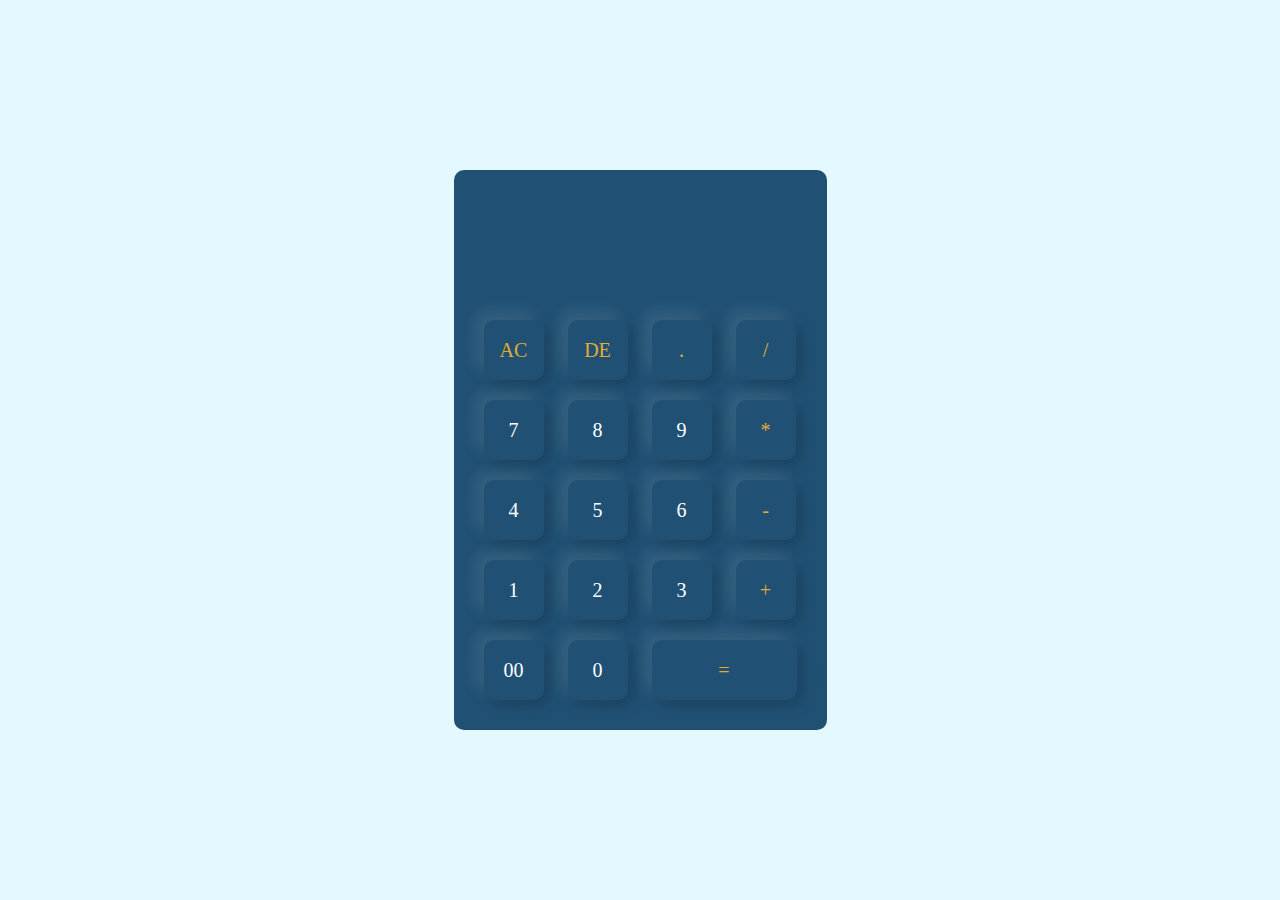
<file: Calculator/index.html>
<!DOCTYPE html>
<html lang="en">
  <head>
    <meta charset="UTF-8" />
    <meta name="viewport" content="width=device-width, initial-scale=1.0" />
    <title>Calculator</title>
    <link rel="stylesheet" href="style.css" />
  </head>
  <body>
    <div class="container">
      <div class="calculator">
        <form>
          <div class="display">
            <input type="text" name="display">
          </div>
          <div>
            <input type="button" value="AC" onclick="display.value = '' " class="operator">
            <input type="button" value="DE" onclick="display.value = display.value.toString().slice(0,-1) " class="operator">
            <input type="button" value="." onclick="display.value += '.' " class="operator">
            <input type="button" value="/" onclick="display.value += '/' " class="operator">
          </div>
          <div>
            <input type="button" value="7" onclick="display.value += '7' ">
            <input type="button" value="8" onclick="display.value += '8' ">
            <input type="button" value="9" onclick="display.value += '9' ">
            <input type="button" value="*" onclick="display.value += '*' " class="operator">
          </div>
          <div>
            <input type="button" value="4" onclick="display.value += '4' ">
            <input type="button" value="5" onclick="display.value += '5' ">
            <input type="button" value="6" onclick="display.value += '6' ">
            <input type="button" value="-" onclick="display.value += '-' " class="operator">
          </div>
          <div>
            <input type="button" value="1" onclick="display.value += '1' ">
            <input type="button" value="2" onclick="display.value += '2' ">
            <input type="button" value="3" onclick="display.value += '3' ">
            <input type="button" value="+" onclick="display.value += '+' " class="operator">
          </div>
          <div>
            <input type="button" value="00" onclick="display.value += '00' "> 
            <input type="button" value="0" onclick="display.value += '0' ">
            <input type="button" value="=" onclick= "display.value = eval(display.value)" class="equal operator">
          </div>
        </form>
      </div>
    </div>
  </body>
</html>
</file>
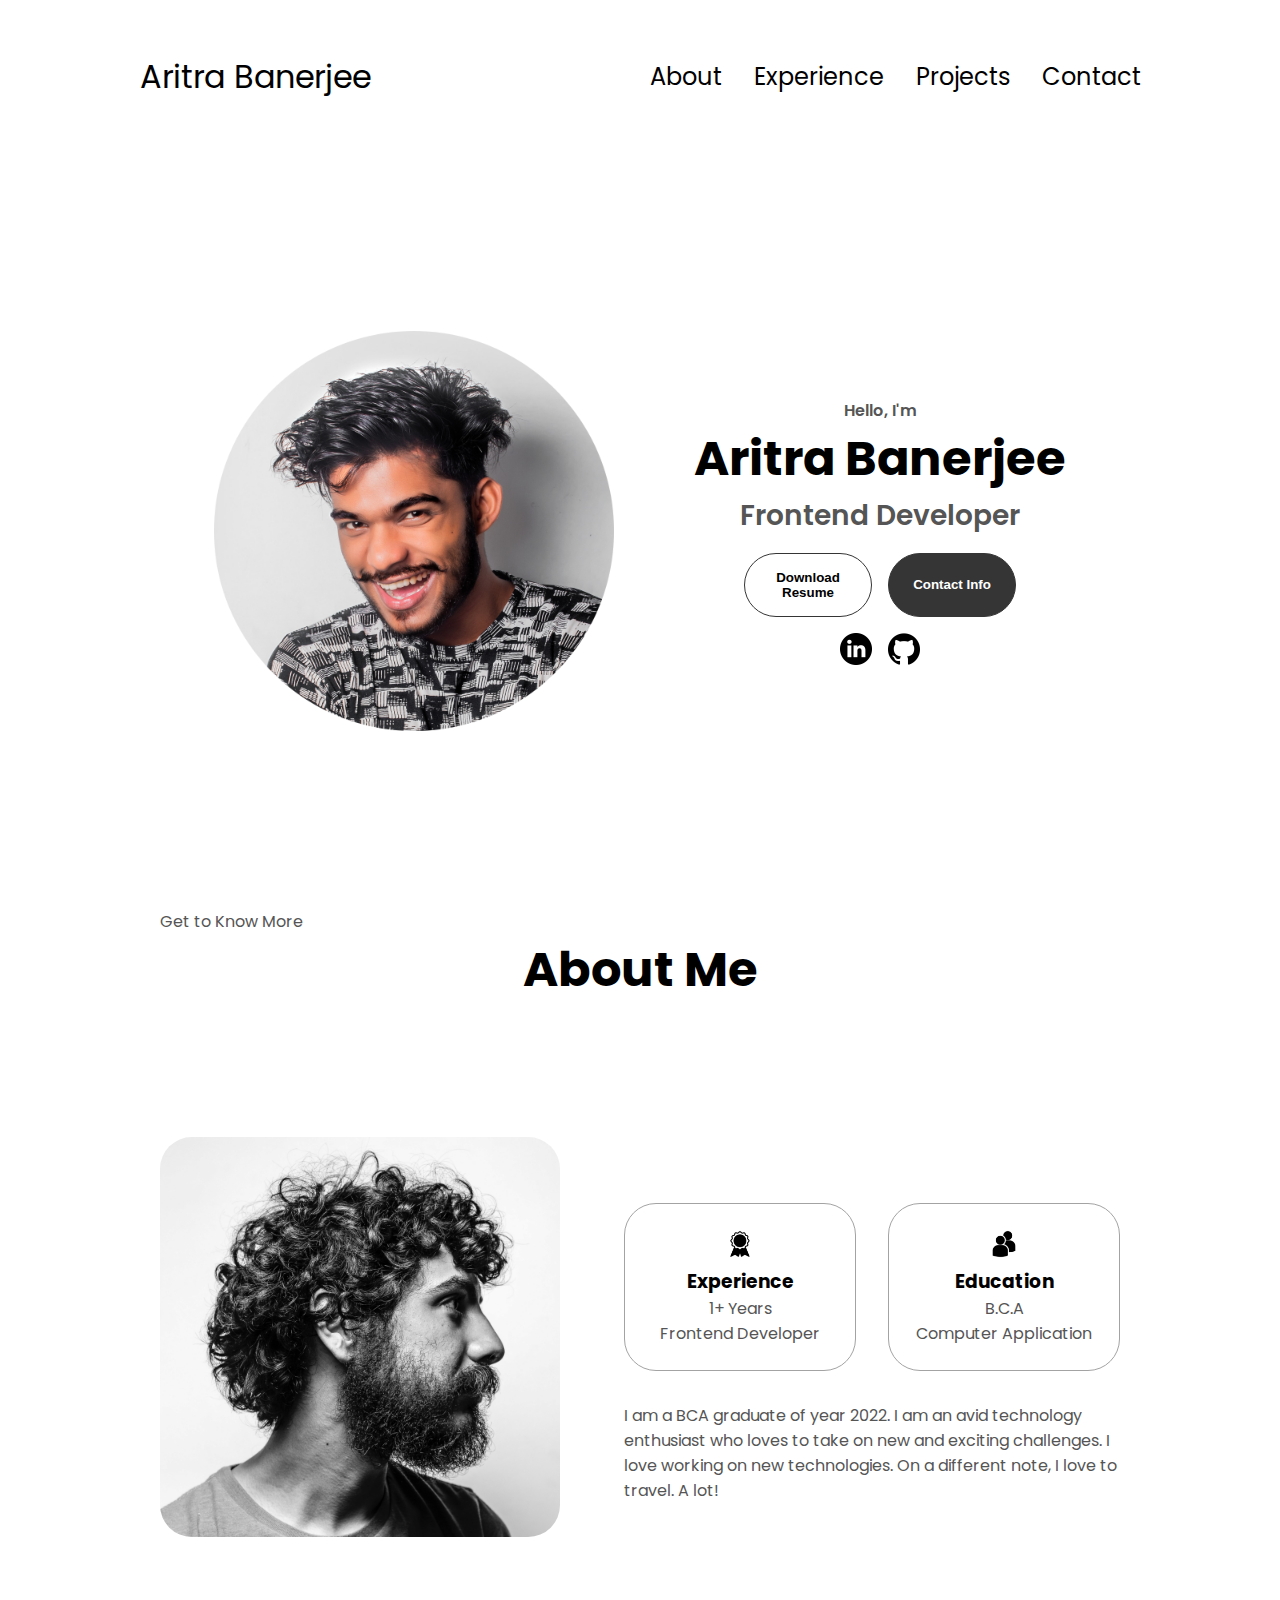
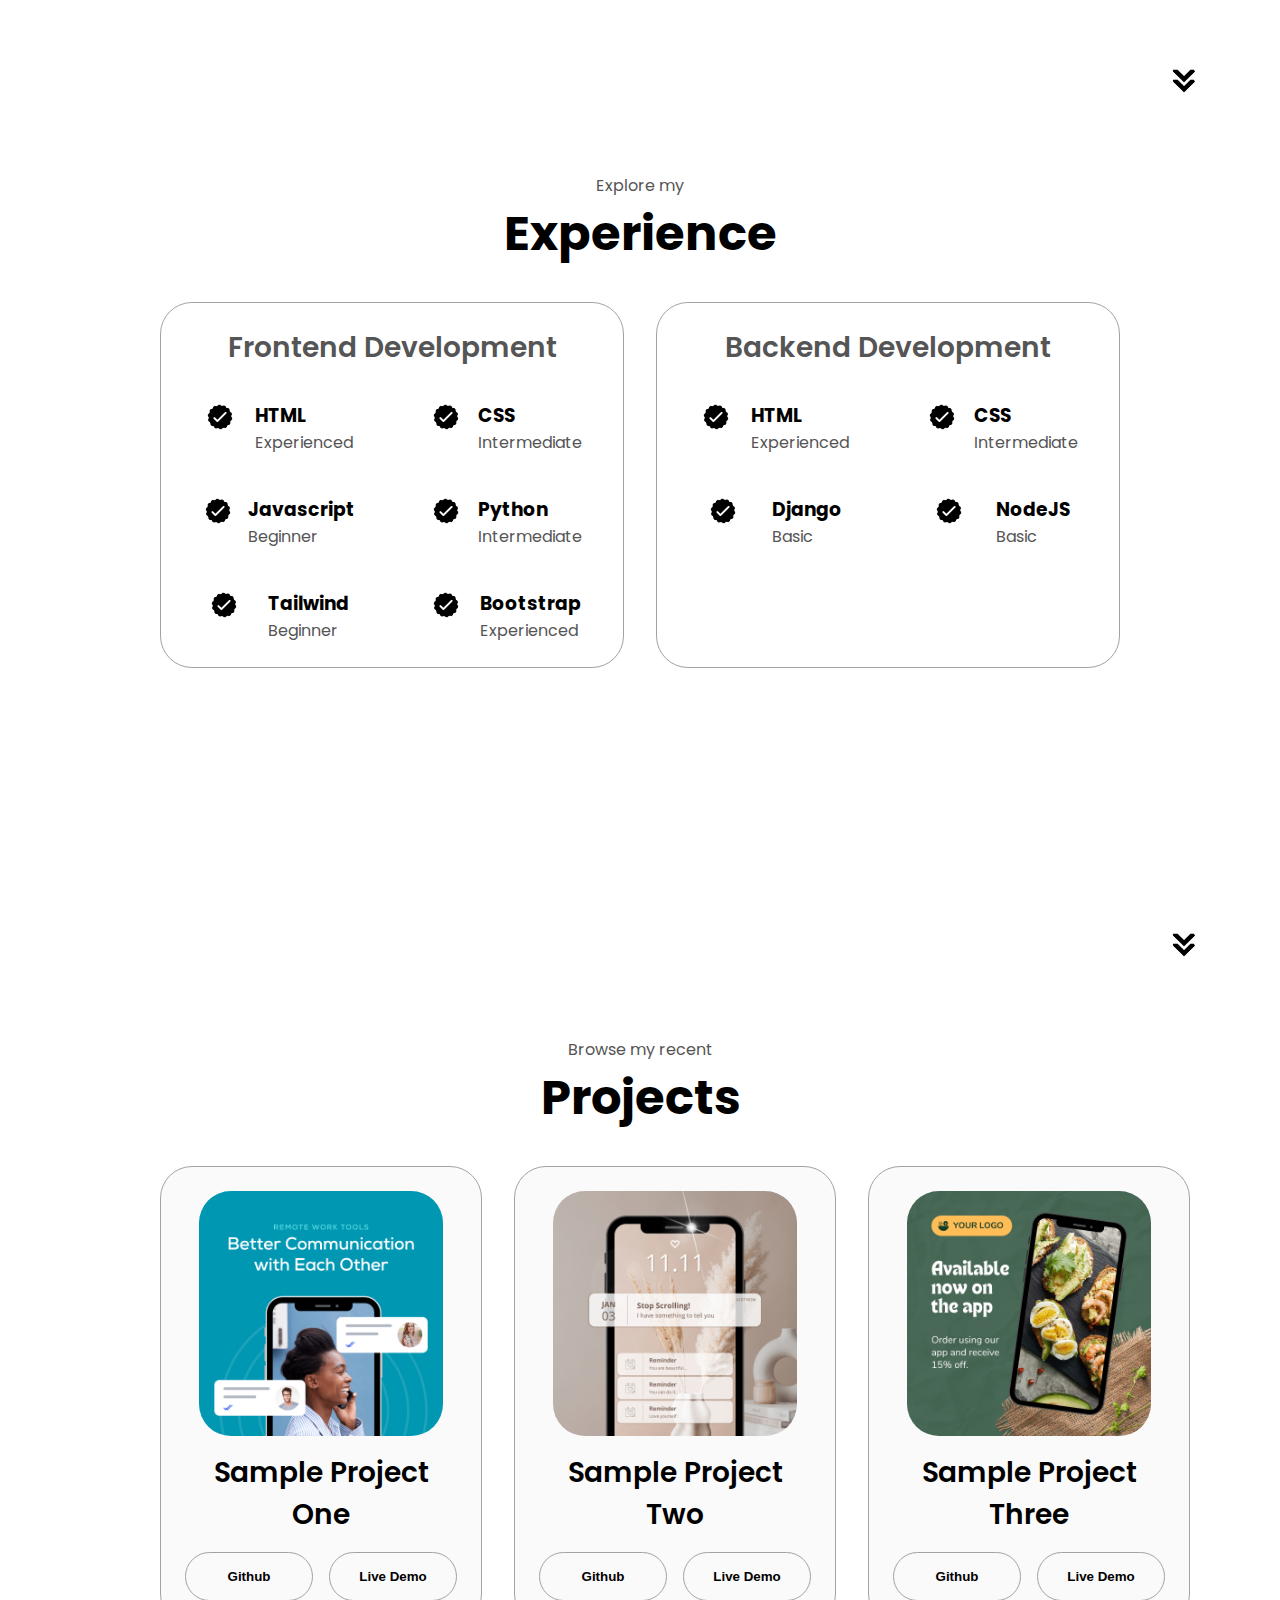
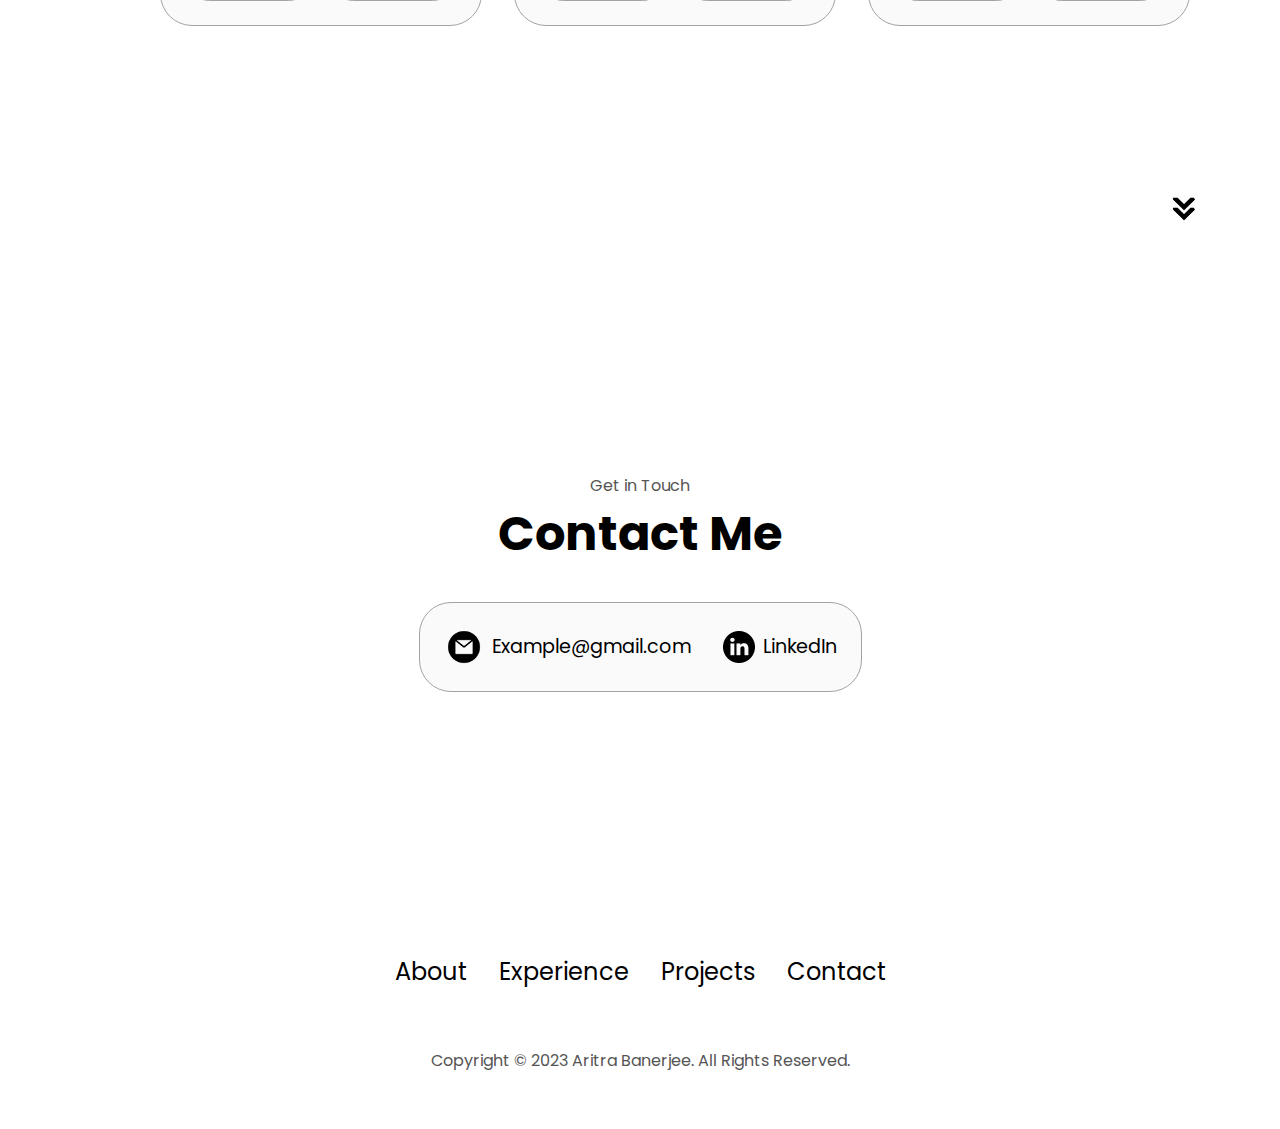
<file: Portfolio/index.html>
<!DOCTYPE html>
<html lang="en">
<head>
    <meta charset="UTF-8">
    <meta name="viewport" content="width=device-width, initial-scale=1.0">
    <title>Portfolio</title>
    <link rel="stylesheet" href="style.css">
    <link rel="stylesheet" href="mediaqueries.css">
</head>
<body>
    <nav id="desktop-nav">
        <div class="logo">Aritra Banerjee</div>
        <div>
            <ul class="nav-links">
                <li><a href="#about">About</a></li>
                <li><a href="#experience">Experience</a></li>
                <li><a href="#projects">Projects</a></li>
                <li><a href="#contact">Contact</a></li>
            </ul>
        </div>
    </nav>
    <nav id="hamburger-nav">
        <div class="logo">Aritra Banerjee</div>
        <div class="hamburger-menu">
            <div class="hamburger-icon" onclick="toggleMenu()">
                <span></span>
                <span></span>
                <span></span>
            </div>
            <div class="menu-links">
                <li><a href="#about" onclick="toggleMenu()">About</a></li>
                <li><a href="#experience" onclick="toggleMenu()">Experience</a></li>
                <li><a href="#projects" onclick="toggleMenu()">Projects</a></li>
                <li><a href="#contact" onclick="toggleMenu()">Contact</a></li>
            </div>
        </div>
    </nav>
    <section id="profile">
        <div class="section__pic-container">
            <img src="assets/profile-pic-2.png" alt="AB DP">
        </div>
        <div class="section__text">
            <p class="section__text__p1">Hello, I'm</p>
            <h1 class="title">Aritra Banerjee</h1>
            <p class="section__text__p2">Frontend Developer</p>
            <div class="btn-container">
                <button class="btn btn-color-2" onclick="window.open('./assets/Aritra-Resume.pdf')">Download Resume</button>
                <button class="btn btn-color-1" onclick="location.href='./#contact'">Contact Info</button>
            </div>
            <div id="socials-container">
                <img src="./assets/linkedin.png" alt="LinekdIn Profile" class="icon" onclick="location.href='https://www.linkedin.com/in/aritrabanerjeeaec/'">
                <img src="./assets/github.png" alt="LinekdIn Profile" class="icon" onclick="location.href='https://github.com/AriC0des'">
            </div>
        </div>
    </section>
    <section id="about">
        <p class="section__text_p1">Get to Know More</p>
        <h1 class="title">About Me</h1>
        <div class="section-container">
            <div class="section__pic-container">
                <img src="assets/about-pic.png" alt="profile pic" class="about-pic">
            </div>
            <div class="about-details-container">
                <div class="about-containers">
                    <div class="details-container">
                        <img src="assets/experience.png" alt="Experience icon" class="icon">
                        <h3>Experience</h3>
                        <p>1+ Years <br> Frontend Developer</p>
                    </div>
                    <div class="details-container">
                        <img src="assets/education.png" alt="Education icon" class="icon">
                        <h3>Education</h3>
                        <p>B.C.A <br> Computer Application</p>
                    </div>
                </div>
                <div class="text-container">
                    <p>I am a BCA graduate of year 2022. I am an avid technology enthusiast who loves to take on new and exciting challenges. I love working on new technologies. On a different note, I love to travel. A lot!</p>
                </div>
            </div>
        </div>
        <img src="assets/arrow.png" alt="Arrow icon" class="icon arrow" onclick="location.href='#experience'">
    </section>
    <section id="experience">
        <p class="section__text__p1">Explore my</p>
        <h1 class="title">Experience</h1>
        <div class="experience-details-container">
            <div class="about-containers">
                <div class="details-container">
                    <h2 class="experience-sub-title">Frontend Development</h2>
                    <div class="article-container">
                        <article>
                            <img src="assets/checkmark.png" alt="Experience Icon" class="icon">
                            <div>
                                <h3>HTML</h3>
                                <p>Experienced</p>
                            </div>
                        </article>
                        <article>
                            <img src="assets/checkmark.png" alt="Experience Icon" class="icon">
                            <div>
                                <h3>CSS</h3>
                                <p>Intermediate</p>
                            </div>
                        </article>
                        <article>
                            <img src="assets/checkmark.png" alt="Experience Icon" class="icon">
                            <div>
                                <h3>Javascript</h3>
                                <p>Beginner</p>
                            </div>
                        </article>
                        <article>
                            <img src="assets/checkmark.png" alt="Experience Icon" class="icon">
                            <div>
                                <h3>Python</h3>
                                <p>Intermediate</p>
                            </div>
                        </article>
                        <article>
                            <img src="assets/checkmark.png" alt="Experience Icon" class="icon">
                            <div>
                                <h3>Tailwind</h3>
                                <p>Beginner</p>
                            </div>
                        </article>
                        <article>
                            <img src="assets/checkmark.png" alt="Experience Icon" class="icon">
                            <div>
                                <h3>Bootstrap</h3>
                                <p>Experienced</p>
                            </div>
                        </article>
                    </div>
                </div>
                <div class="details-container">
                    <h2 class="experience-sub-title">Backend Development</h2>
                    <div class="article-container">
                        <article>
                            <img src="assets/checkmark.png" alt="Experience Icon" class="icon">
                            <div>
                                <h3>HTML</h3>
                                <p>Experienced</p>
                            </div>
                        </article>
                        <article>
                            <img src="assets/checkmark.png" alt="Experience Icon" class="icon">
                            <div>
                                <h3>CSS</h3>
                                <p>Intermediate</p>
                            </div>
                        </article>
                        <article>
                            <img src="assets/checkmark.png" alt="Experience Icon" class="icon">
                            <div>
                                <h3>Django</h3>
                                <p>Basic</p>
                            </div>
                        </article>
                        <article>
                            <img src="assets/checkmark.png" alt="Experience Icon" class="icon">
                            <div>
                                <h3>NodeJS</h3>
                                <p>Basic</p>
                            </div>
                        </article>
                    </div>
                </div>
            </div>
        </div>
        <img src="assets/arrow.png" alt="Arrow icon" class="icon arrow" onclick="location.href='#projects'">
    </section>
    <section id="projects">
        <p class="section__text__p1">Browse my recent</p>
        <h1 class="title">Projects</h1>
        <div class="experience-details-container">
            <div class="about-containers">
            <div class="details-container color-container">
                <div class="article-container">
                    <img src="assets/project-1.png" alt="project 1" class="project-img">
                </div>
                <h2 class="experience-sub-title project-title">Sample Project One</h2>
                <div class="btn-container">
                    <button class="btn btn-color-2 project-btn" onclick="location.href='https://github.com/AriC0des'">
                    Github</button>
                    <button class="btn btn-color-2 project-btn" onclick="location.href='https://github.com/AriC0des'">
                    Live Demo</button>
                </div>
            </div>
            <div class="details-container color-container">
                <div class="article-container">
                    <img src="assets/project-2.png" alt="project 2" class="project-img">
                </div>
                <h2 class="experience-sub-title project-title">Sample Project Two</h2>
                <div class="btn-container">
                    <button class="btn btn-color-2 project-btn" onclick="location.href='https://github.com/AriC0des'">
                    Github</button>
                    <button class="btn btn-color-2 project-btn" onclick="location.href='https://github.com/AriC0des'">
                    Live Demo</button>
                </div>
            </div>
            <div class="details-container color-container">
                <div class="article-container">
                    <img src="assets/project-3.png" alt="project 3" class="project-img">
                </div>
                <h2 class="experience-sub-title project-title">Sample Project Three</h2>
                <div class="btn-container">
                    <button class="btn btn-color-2 project-btn" onclick="location.href='https://github.com/AriC0des'">
                    Github</button>
                    <button class="btn btn-color-2 project-btn" onclick="location.href='https://github.com/AriC0des'">
                    Live Demo</button>
                </div>
            </div>
        </div>
        </div>
        <img src="assets/arrow.png" alt="Arrow icon" class="icon arrow" onclick="location.href='#contact'">
    </section>
    <section id="contact">
        <p class="section__text__p1">Get in Touch</p>
        <h1 class="title">Contact Me</h1>
        <div class="contact-info-upper-container">
            <div class="contact-info-container">
                <img src="assets/email.png" alt="Email" class="icon contact-icon email-icon">
                <p><a href="mailto:example@gmail.com">Example@gmail.com</a></p>
            </div>
        
        
            <div class="contact-info-container">
                <img src="assets/linkedin.png" alt="LinkedIn" class="icon contact-icon">
                <p><a href="https://www.linkedin.com/in/aritrabanerjeeaec/">LinkedIn</a></p>
            </div>
        </div>
    </div>
    </section>
    <footer>
        <nav>
            <div class="nav-links-container">
                <ul class="nav-links">
                    <li><a href="#about">About</a></li>
                    <li><a href="#experience">Experience</a></li>
                    <li><a href="#projects">Projects</a></li>
                    <li><a href="#contact">Contact</a></li>
                </ul>
            </div>
        </nav>
        <p>Copyright &#169; 2023 Aritra Banerjee. All Rights Reserved.</p>
    </footer>
    <script src="script.js"></script>
</body>
</html>
</file>
<file: Calculator/style.css>
*{
    margin: 0;
    padding: 0;
    box-sizing: border-box;
    font-family: 'Poppins';
}
.container{
    width: 100%;
    height: 100vh;
    background: #e3f9ff;
    justify-content: center;
    align-items: center;
    display: flex;
}
.calculator{
    background: #205175;
    padding: 20px;
    border-radius: 10px;
}
.calculator form input{
    border: 0;
    outline: 0;
    width: 60px;
    height: 60px;
    border-radius: 10px;
    box-shadow: -8px -8px 15px rgba(255, 255, 255, 0.1), 5px 5px 15px rgba(0, 0, 0, 0.2);
    background: transparent;
    font-size: 20px;
    color: #fff;
    cursor: pointer;
    margin: 10px;
}
form .display{
    
    width: 100%;
    display: flex;
    justify-content: flex-end;
    margin: 20px 0;
}
form .display input{
    box-shadow: none;
    flex: 1;
    font-size: 45px;
    text-align: right;
}
form input.equal{
    width: 145px;
}
form input.operator{
    color: #e4ac33;
}
</file>
<file: Portfolio/style.css>
@import url('https://fonts.googleapis.com/css2?family=Poppins:wght@300;400;500;600&display=swap');
*{
    margin: 0;
    padding: 0;
    box-sizing: border-box;
}
body{
    font-family: 'Poppins', sans-serif;
}
html{
    scroll-behavior: smooth;
}
p{
    color: rgb(85, 85, 85);
}
a, 
.btn{
    transition: all 300ms ease;
}
nav, .nav-links{
    display: flex;
}
nav{
    justify-content: space-around;
    align-items: center;
    height: 17vh;
}
.nav-links{
    gap: 2rem;
    list-style: none;
    font-size: 1.5rem;
}
a{
    color: black;
    text-decoration: none;
    text-decoration-color: white;
}
a:hover{
    color: grey;
    text-decoration: underline;
    text-underline-offset: 1rem;
    text-decoration-color: rgb(181, 181, 181);
}
.logo{
    font-size: 2rem;
}
.logo:hover{
    cursor: default;
}

/* HAMBURGER MENU */

#hamburger-nav{
    display: none;
}
.hamburger-menu{
    position: relative;
    display: inline-block;
}
.hamburger-icon{
    display: flex;
    flex-direction: column;
    height: 24px;
    width: 30px;
    justify-content: space-between;
    cursor: pointer;
}
.hamburger-icon span{
    width: 100%;
    height: 2px;
    background-color: black;
    transition: all 0.3s ease-in-out;
}
.menu-links{
    position: absolute;
    top: 100%;
    right: 0;
    background-color: white;
    width: fit-content;
    max-height: 0;
    overflow: hidden;
    transition: all 0.3s ease-in-out;
}
.menu-links a{
    display: block;
    padding: 10px;
    text-align: center;
    font-size: 1.5rem;
    color: black;
    text-decoration: none;
    transition: all 0.3s ease-in-out;
}
.menu-links li{
    list-style: none;
}
.menu-links.open{
    max-height: 300px;
}
.hamburger-icon.open span:first-child{
    transform: rotate(45deg) translate(10px, 5px);
}
.hamburger-icon.open span:nth-child(2){
    opacity: 0;
}
.hamburger-icon.open span:last-child{
    transform: rotate(-45deg) translate(10px, -5px);
}
.hamburger-icon span:first-child{
    transform: none;
}
.hamburger-icon span:first-child{
    opacity: 1;
}
.hamburger-icon span:first-child{
    transform: none;
}

/* section */

section{
    padding-top: 4vh;
    height: 96vh;
    margin: 0 10rem;
    box-sizing: border-box;
    min-height: fit-content;
}
.section-container{
    display: flex;
}

/* Profile */

#profile{
    display: flex;
    justify-content: center;
    gap: 5rem;
    height: 80vh;
}
.section__pic-container{
    display: flex;
    height: 400px;
    width: 400px;
    margin: auto 0;
}
.section__text{
    align-self: center;
    text-align: center;
}
.section__text p{
    font-weight: 600;
}
.section__text__p1{
    text-align: center;
}
.section__text__p2{
    font-size: 1.75rem;
    margin-bottom: 1rem;
}
.title{
    font-size: 3rem;
    text-align: center;
}
#socials-container{
    display: flex;
    justify-content: center;
    margin-top: 1rem;
    gap: 1rem;
}

/* Icons */

.icon{
    cursor: pointer;
    height: 2rem;
}    

/* Buttons */

.btn-container{
    display: flex;
    justify-content: center;
    gap: 1rem;
}
.btn{
    font-weight: 600;
    transition: all 300ms ease;
    padding: 1rem;
    width: 8rem;
    border-radius: 2rem;
}
.btn-color-1,
.btn-color-2{
    border: rgb(53, 53, 53) 0.1rem solid;
}
.btn-color-1:hover,
.btn-color-2:hover{
    cursor: pointer;
}
.btn-color-1,
.btn-color-2:hover{
    background: rgb(53, 53, 53);
    color: white;
}   
.btn-color-1:hover{
    background: rgb(0, 0, 0);
}
.btn-color-2{
    background: none;
}
.btn-color-2:hover{
    border: rgb(255, 255, 255) 0.1rem solid;
}
.btn-container{
    gap: 1rem;
}
/* About section */
#about{
    position: relative;
}
.about-containers{
    gap: 2rem;
    margin-bottom: 2rem;
    margin-top: 2rem;
}
.about-details-container{
    justify-content: center;
    flex-direction: column;
}
.about-containers,
.about-details-container{
    display: flex;
}
.about-pic{
    border-radius: 2rem;
}   
.arrow{
    position: absolute;
    right: -5rem;
    bottom: 2.5rem;
}
.details-container{
    padding: 1.5rem;
    flex: 1;
    background: white;
    border-radius: 2rem;
    border: rgb(53, 53, 53) 0.1rem solid;
    border-color: rgb(163, 163, 163);
    text-align: center;
}
.section-container{
    gap: 4rem;
    height: 80%;
}
.section__pic-container{
    height: 400px;
    width: 400px;
    margin: auto 0;
}
/* Experience */
#experience{
    position: relative;
}
.experience-sub-title{
    color: rgb(85, 85, 85);
    font-weight: 600;
    font-size: 1.75rem;
    margin-bottom: 2rem;
}
.experience-details-container{
    display: flex;
    justify-content: center;
    flex-direction: column;
}
.article-container{
    display: flex;
    text-align: initial;
    flex-wrap: wrap;
    flex-direction: row;
    gap: 2.5rem;
    justify-content: space-around;
}
article{
    display: flex;
    width: 10rem;
    justify-content: space-around;
    gap: 0.5rem;
}
article .icon{
    cursor: default;
}

/* Projects */

#projects{
    position: relative;
}
.color-container{
    border-color: rgb(163, 163, 163);
    background: rgb(250, 250, 250);
}
.project-img{
    border-radius: 2rem;
    width: 90%;
    height: 90%;
}
.project-title{
    margin: 1rem;
    color: black;
}
.project-btn{
    color: black;
    border-color: rgb(163, 163, 163);
}

/* Contact */

#contact{
    display: flex;
    justify-content: center;
    flex-direction: column;
    height: 70vh;
}
.contact-info-upper-container{
    display: flex;
    justify-content: center;
    border-radius: 2rem;
    border: rgb(53, 53, 53) 0.1rem solid;    
    border-color: rgb(163, 163, 163);
    background: rgb(250, 250, 250);
    margin: 2rem auto;
    padding: 0.5rem;
}
.contact-info-container{
    display: flex;
    align-items: center;
    justify-content: center;
    gap: 0.5rem;
    margin: 1rem;
}
.contact-info-container p{
    font-size: larger;
}
.contact-icon{
    cursor: default;
}
.email-icon{
    height: 2.5rem;
}

/* Footer */

footer{
    height: 26vh;
    margin: 0 1rem;
}
footer p{
    text-align: center;
}
</file>
<file: Portfolio/mediaqueries.css>
@media screen and (max-width: 1200px){
    #desktop-nav{
        display: none;
    }
    #hamburger-nav{
        display: flex;
    }
}
</file>
